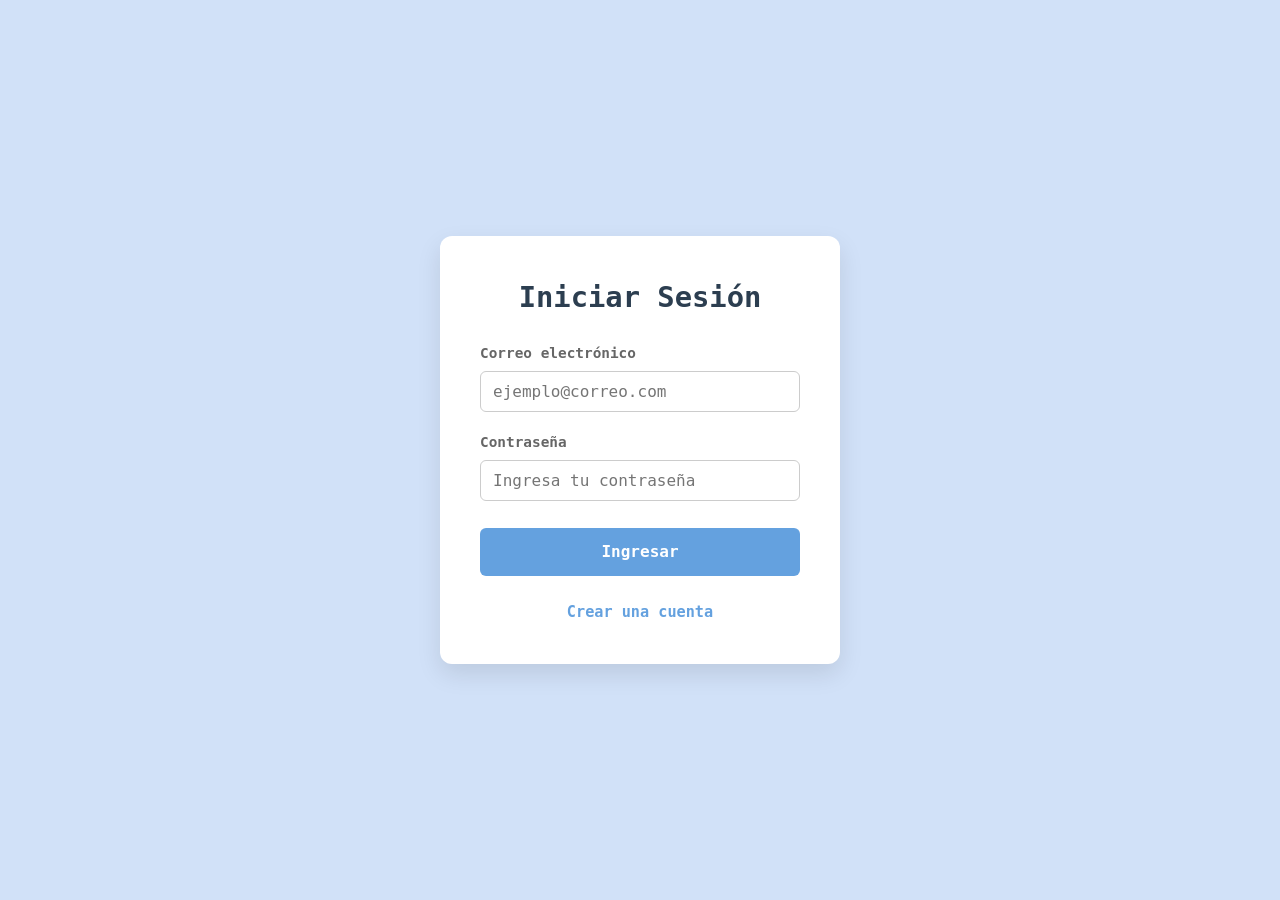
<file: index.html>
<!DOCTYPE html>
<html lang="es">
<head>
    <meta charset="UTF-8">
    <meta name="viewport" content="width=device-width, initial-scale=1.0">
    <title>Login de Usuarios</title>
    <link rel="stylesheet" href="../styles/main.css">
</head>
<body>

    <div class="card">
        <h2 class="card-title">Iniciar Sesión</h2>

        <form action="#" method="POST">
            <div class="input-group">
                <label for="email">Correo electrónico</label>
                <input type="email" id="email" name="email" placeholder="ejemplo@correo.com" required>
            </div>

            <div class="input-group">
                <label for="password">Contraseña</label>
                <input type="password" id="password" name="password" placeholder="Ingresa tu contraseña" required>
            </div>

          <a href="./views/Panel.html" class="btn-primary" style="text-decoration: none; display: inline-block; text-align: center;">
    Ingresar
</a>
        </form>

        <div class="link-container">
            <a href="./views/registro.html">Crear una cuenta </a>
        </div>
    </div>

</body>
</html>
</file>
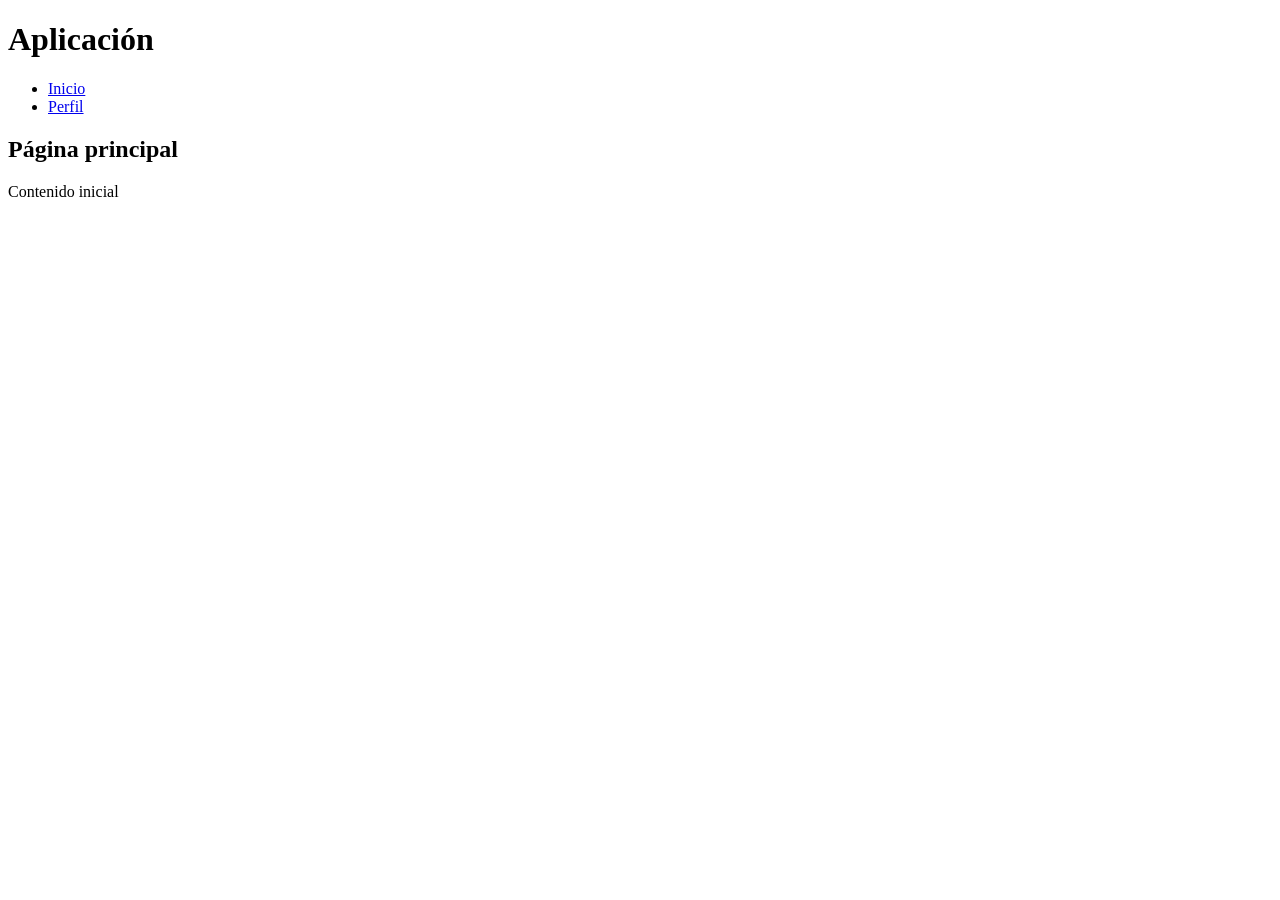
<file: .github/ISSUE_TEMPLATE/index.html>
<!DOCTYPE html>
<html lang="es">
<head>
    <meta charset="UTF-8">
    <title>Inicio</title>
</head>
<body>

    <header>
        <h1>Aplicación</h1>
    </header>

    <nav>
        <ul>
            <li><a href="#">Inicio</a></li>
            <li><a href="#">Perfil</a></li>
        </ul>
    </nav>

    <main>
        <section>
            <h2>Página principal</h2>
            <p>Contenido inicial</p>
        </section>
    </main>

</body>
</html>
</file>
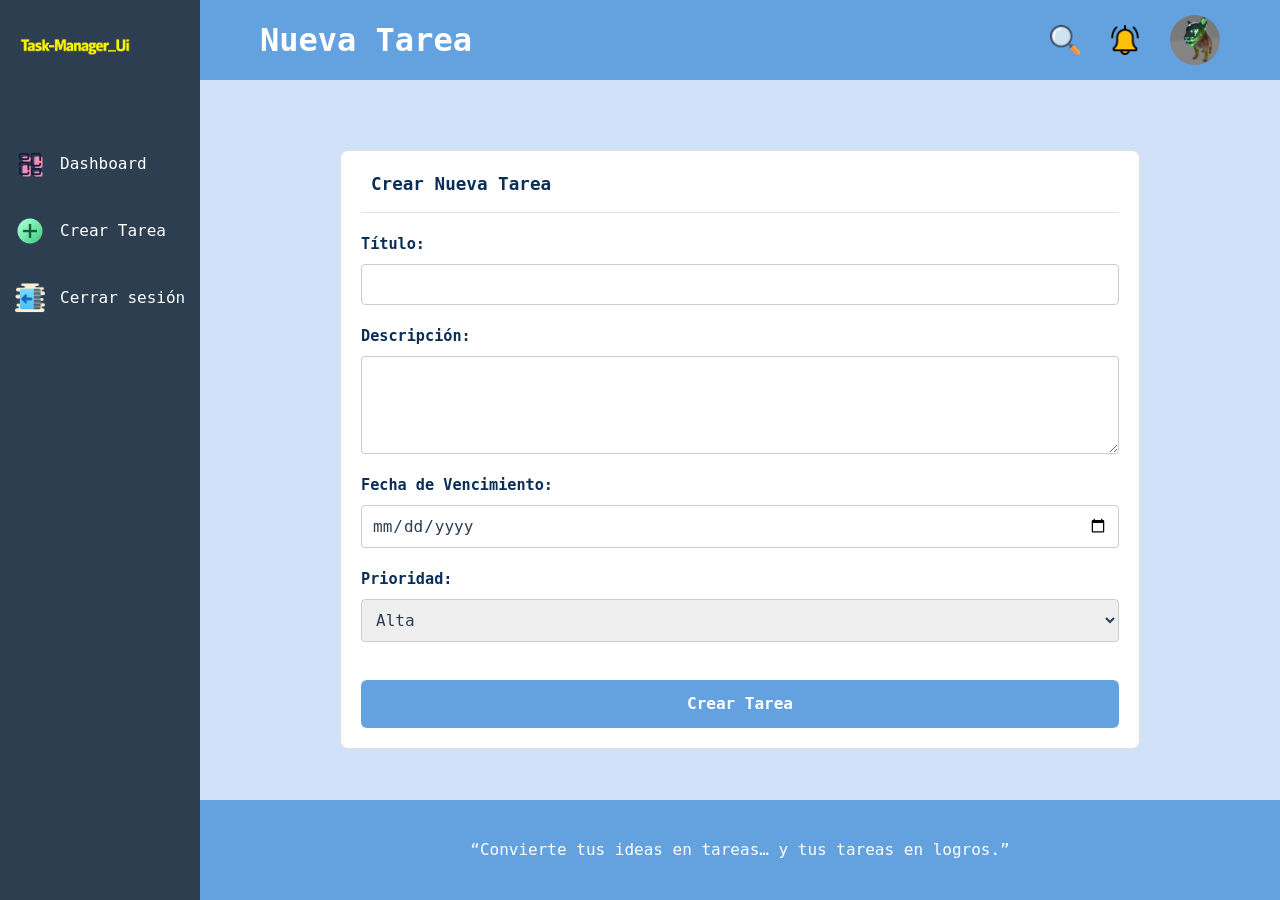
<file: views/crear_tarea.html>
<!DOCTYPE html>
<html lang="es">
<head>
    <meta charset="UTF-8">
    <meta name="viewport" content="width=device-width, initial-scale=1.0">
    <link rel="stylesheet" href="../styles/main.css">
    <title>Crear Tarea - Task Manager UI</title>
</head>

<body>

    <div id="grid">
        <header class="header">
            <div class="header__title"><h1>Nueva Tarea</h1></div>
            <div class="header__icons">
                <div class="header__search"></div>
                <div class="header__bell"></div>
                <div class="header__avatar"></div>
            </div>
        </header>

        <aside class="aside">
            <div class="aside__logo"></div>
            <nav class="aside__nav">
                <ul class="aside__list">
                    <li class="aside__item aside__dasboard">
                        <div class="aside__img--dashboard"></div>
                        <a class="aside__link" href="Panel.html">Dashboard</a>
                    </li>
                    <li class="aside__item aside__crear_tarea">
                        <div class="aside__img--crear_tarea"></div>
                        <a class="aside__link" href="crear_tarea.html">Crear Tarea</a>
                    </li>
                    <li class="aside__item aside__cerrar_sesion">
                        <div class="aside__img--cerrar_sesion"></div>
                        <a class="aside__link" href="../index.html">Cerrar sesión</a>
                    </li>
                </ul>
            </nav>
        </aside>
  
        <main class="dashboard">
            <div class="form-container">
                <div class="form-header">
                    <a href="Panel.html" class="btn-back"><span></span> Crear Nueva Tarea</a>
                </div>

                <form action="#" method="POST" class="task-form">
                    
                    <div class="form-group">
                        <label for="titulo">Título:</label>
                        <input type="text" id="titulo" name="titulo" required>
                    </div>

                    <div class="form-group">
                        <label for="descripcion">Descripción:</label>
                        <textarea id="descripcion" name="descripcion" rows="4" required></textarea>
                    </div>

                    <div class="form-group">
                        <label for="fecha">Fecha de Vencimiento:</label>
                        <input type="date" id="fecha" name="fecha" required>
                    </div>

                    <div class="form-group">
                        <label for="prioridad">Prioridad:</label>
                        <select id="prioridad" name="prioridad" required>
                            <option value="alta">Alta</option>
                            <option value="media">Media</option>
                            <option value="baja">Baja</option>
                        </select>
                    </div>

                    <div class="form-footer">
                        <a href="./Panel.html" class="btn-primary" style="text-decoration: none; display: inline-block; text-align: center;">Crear Tarea</a>
                    </div>
                </form>
            </div>
        </main>

        <footer class="footer">
            <p class="footer_message">“Convierte tus ideas en tareas… y tus tareas en logros.”</p>
        </footer>
    </div>

</body>
</html>
</file>
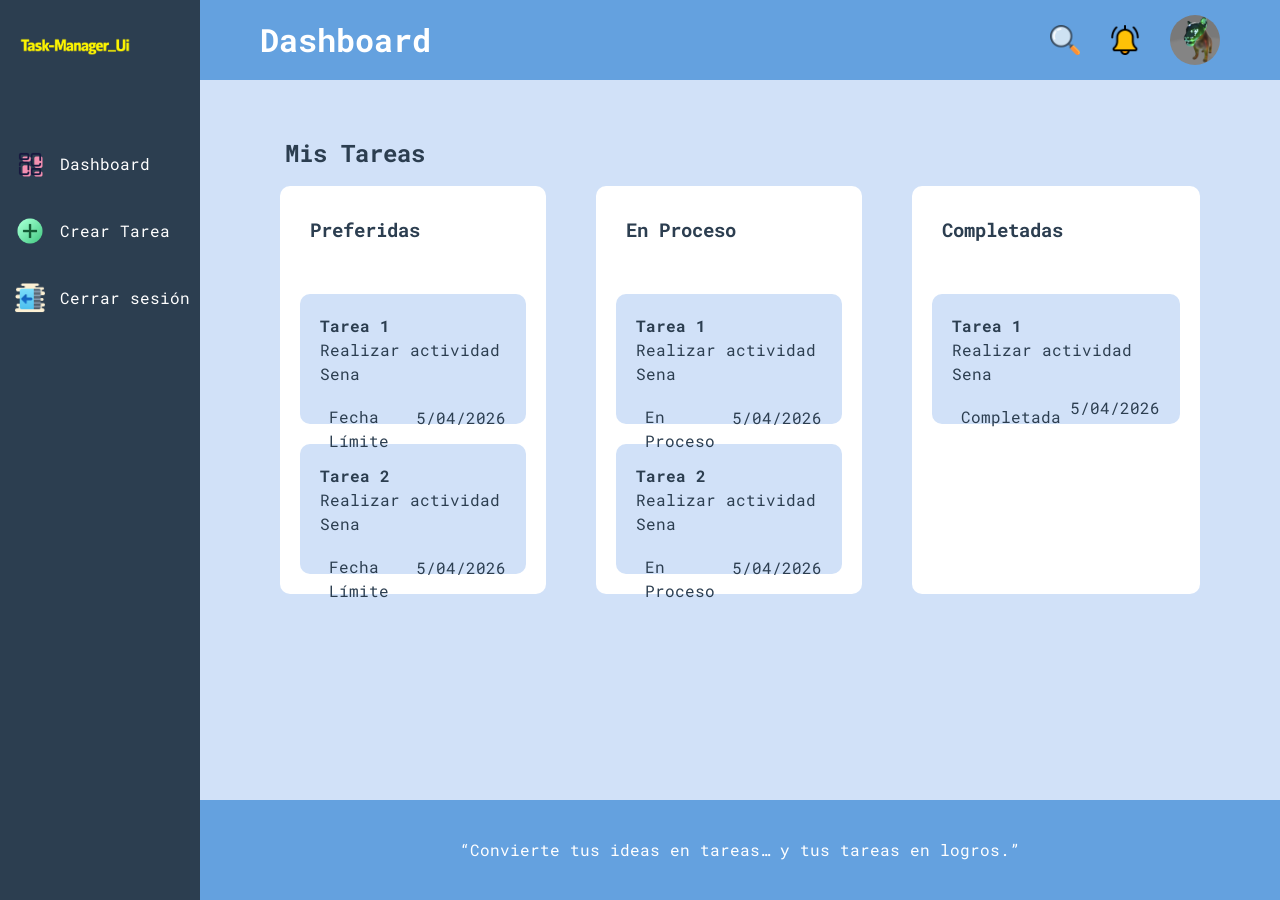
<file: views/Panel.html>
<!DOCTYPE html>
<html lang="es">
<head>
    <meta charset="UTF-8">
    <meta name="viewport" content="width=device-width, initial-scale=1.0">
    <link rel="stylesheet" href="../styles/main.css">
    <link rel="preconnect" href="https://fonts.googleapis.com">
<link rel="preconnect" href="https://fonts.gstatic.com" crossorigin>
<link href="https://fonts.googleapis.com/css2?family=Roboto+Mono:ital,wght@0,100..700;1,100..700&display=swap" rel="stylesheet">
    <title>Task-Manager-Ui</title>
</head>

<body>

    <div id="grid">
    <header class="header">
        <div class="header__title"><h1>Dashboard</h1></div>
        <div class="header__icons">
        <div class="header__search"></div>
        <div class="header__bell"></div>
        <div class="header__avatar"></div>
        </div>
    </header>

<aside class="aside">
    <div class="aside__logo"></div>
    <nav class="aside__nav">
        <ul class="aside__list">
            <li class="aside__item aside__dasboard">
                <div class =aside__img--dashboard>

                </div>
                <a class="aside__link " href="Panel.html">Dashboard</a>
            </li>
            <li class="aside__item aside__crear_tarea">
                <div class =aside__img--crear_tarea>

                </div>
                <a class="aside__link " href="crear_tarea.html">Crear Tarea</a>
            </li>
            <li class="aside__item aside__cerrar_sesion">
                <div class =aside__img--cerrar_sesion>

                </div>
                <a class="aside__link " href="../index.html">Cerrar sesión</a>
            </li>
        </ul>
    </nav>
</aside>
  

    <main class="dashboard">
        <section class ="dashboard__header">
            <h1 class ="dashboard__title">Mis Tareas</h1>
            
        </section>

        <div class="board">

    <div class="board__column board__column--preferidas">
        <div class="board__title">
            <h3>Preferidas</h3>
        </div>

    <a href="tarea_detalle.html" class="board__task">
    <h4 class="board__task-title">Tarea 1</h4>
    <p class="board__task-description">Realizar actividad Sena</p>
    <div class="board__task-footer">
        <div class="board__task-estado">
            <p>Fecha Límite</p>
        </div>
        <p class="board__task-fecha">5/04/2026</p>
    </div>
</a>

        <div class="board__task">
            <h4 class="board__task-title">Tarea 2</h4>
            <p class="board__task-description">Realizar actividad Sena</p>
            <div class="board__task-footer">
                <div class="board__task-estado">
                    <p>Fecha Límite</p>
                </div>
                <p class="board__task-fecha">5/04/2026</p>
            </div>
        </div>
    </div>

    
    <div class="board__column board__column--proceso">
        <div class="board__title">
            <h3>En Proceso</h3>
        </div>

        <div class="board__task">
            <h4 class="board__task-title">Tarea 1</h4>
            <p class="board__task-description">Realizar actividad Sena</p>
            <div class="board__task-footer">
                <div class="board__task-estado">
                    <p>En Proceso</p>
                </div>
                <p class="board__task-fecha">5/04/2026</p>
            </div>
        </div>

        <div class="board__task">
            <h4 class="board__task-title">Tarea 2</h4>
            <p class="board__task-description">Realizar actividad Sena</p>
            <div class="board__task-footer">
                <div class="board__task-estado">
                    <p>En Proceso</p>
                </div>
                <p class="board__task-fecha">5/04/2026</p>
            </div>
        </div>
    </div>

    
    <div class="board__column board__column--terminadas">
        <div class="board__title">
            <h3>Completadas</h3>
        </div>

        <div class="board__task">
            <h4 class="board__task-title">Tarea 1</h4>
            <p class="board__task-description">Realizar actividad Sena</p>
            <div class="board__task-footer">
                <div class="board__task-estado">
                    <p>Completada</p>
                </div>
                <p>5/04/2026</p>
            </div>
        </div>
    </div>

</div>

    
    </main>

    <footer class="footer">
        <p class="footer_message">“Convierte tus ideas en tareas… y tus tareas en logros.”</p>
    </footer>
</div>
</body>
</html>
</file>
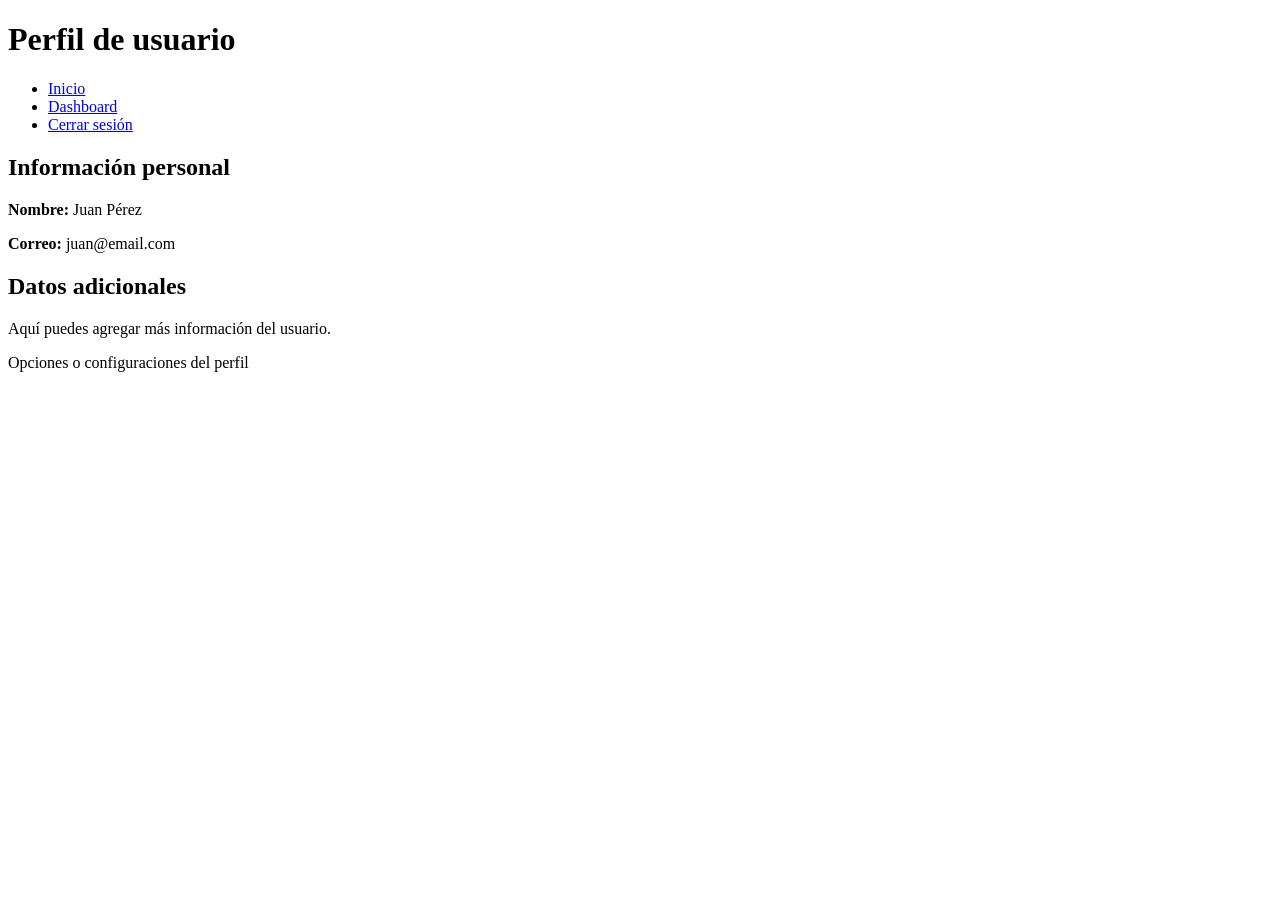
<file: views/Perfil.html>
<!DOCTYPE html>
<html lang="es">
<head>
    <meta charset="UTF-8">
    <title>Perfil</title>
</head>
<body>

    <header>
        <h1>Perfil de usuario</h1>
    </header>

    <nav>
        <ul>
            <li><a href="index.html">Inicio</a></li>
            <li><a href="dashboard.html">Dashboard</a></li>
            <li><a href="login.html">Cerrar sesión</a></li>
        </ul>
    </nav>

    <main>
        <section>
            <h2>Información personal</h2>
            <p><strong>Nombre:</strong> Juan Pérez</p>
            <p><strong>Correo:</strong> juan@email.com</p>
        </section>

        <section>
            <h2>Datos adicionales</h2>
            <p>Aquí puedes agregar más información del usuario.</p>
        </section>
    </main>

    <aside>
        <p>Opciones o configuraciones del perfil</p>
    </aside>
  
</body>
</html>
</file>
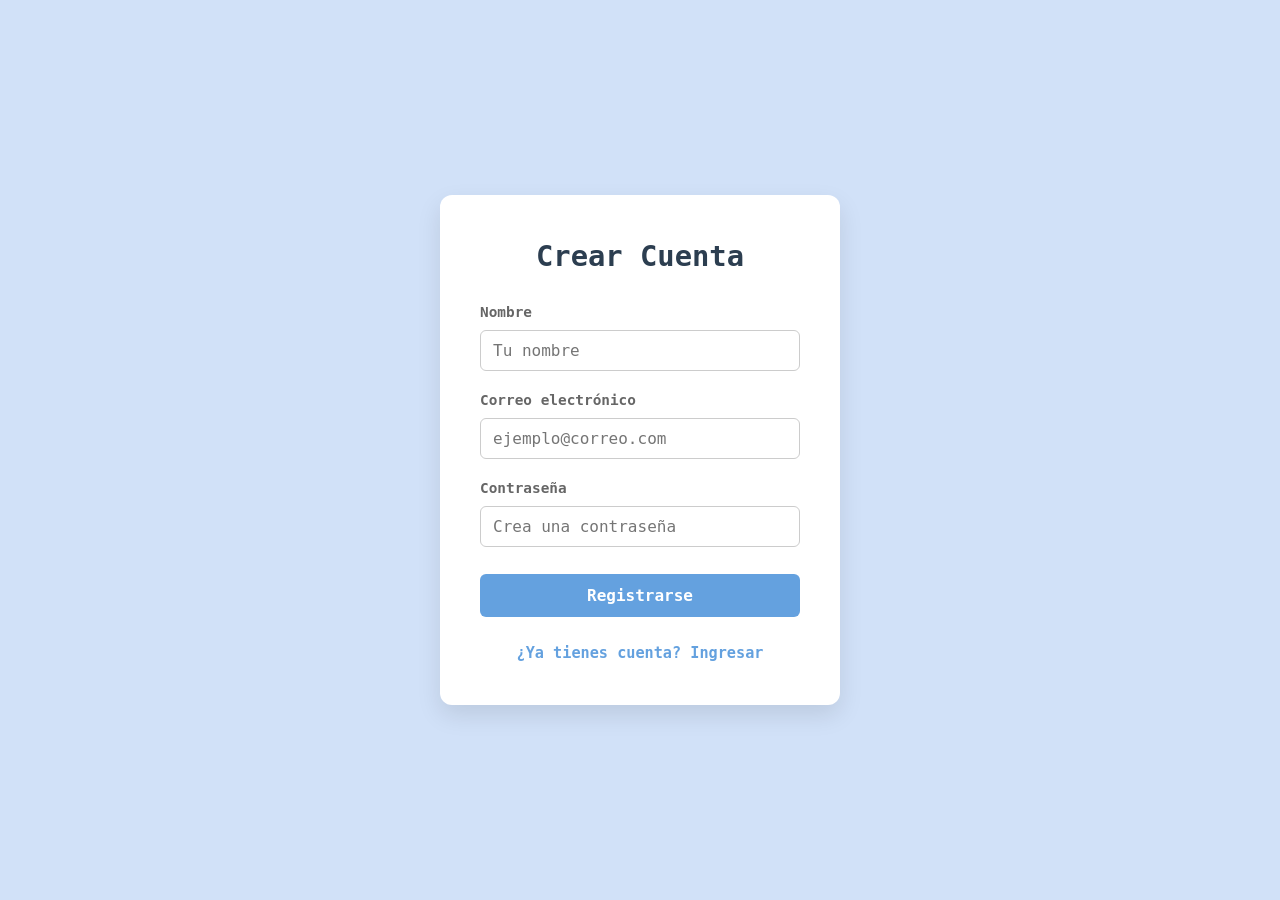
<file: views/registro.html>
<!DOCTYPE html>
<html lang="es">
<head>
    <meta charset="UTF-8">
    <meta name="viewport" content="width=device-width, initial-scale=1.0">
    <title>Registro de Usuarios</title>
    <link rel="stylesheet" href="../styles/main.css">
</head>
<body>

    <div class="card">
        <h2 class="card-title">Crear Cuenta</h2>

        <form action="#" method="POST">
            <div class="input-group">
                <label for="nombre">Nombre</label>
                <input type="text" id="nombre" name="nombre" placeholder="Tu nombre" required>
            </div>

            <div class="input-group">
                <label for="email">Correo electrónico</label>
                <input type="email" id="email" name="email" placeholder="ejemplo@correo.com" required>
            </div>

            <div class="input-group">
                <label for="password">Contraseña</label>
                <input type="password" id="password" name="password" placeholder="Crea una contraseña" required>
            </div>

            <button type="submit" class="btn-primary">Registrarse</button>
        </form>

        <div class="link-container">
            <a href="../index.html">¿Ya tienes cuenta? Ingresar</a>
        </div>
    </div>

</body>
</html>
</file>
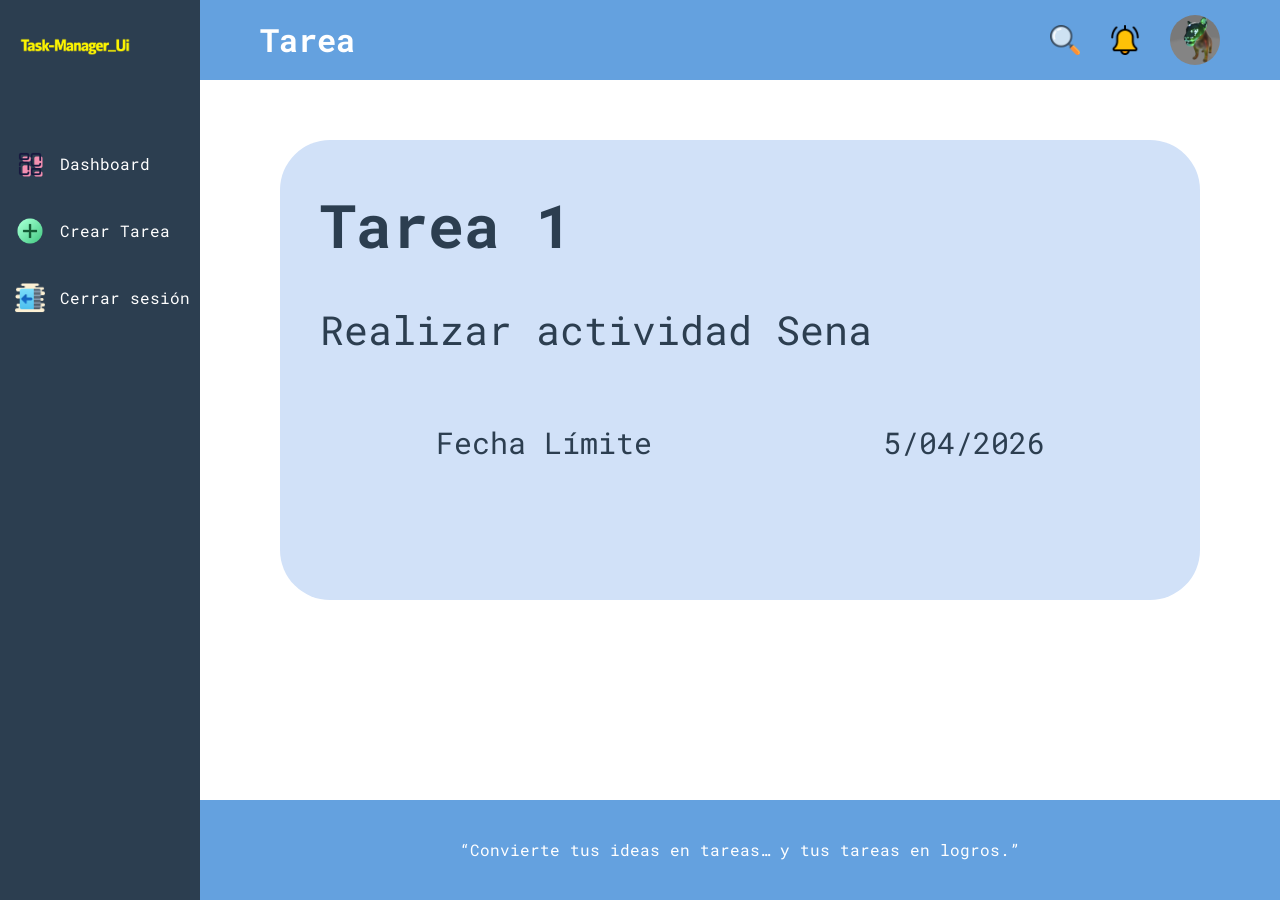
<file: views/tarea_detalle.html>
<!DOCTYPE html>
<html lang="es">
<head>
    <meta charset="UTF-8">
    <meta name="viewport" content="width=device-width, initial-scale=1.0">
    <link rel="stylesheet" href="../styles/main.css">
    <link rel="preconnect" href="https://fonts.googleapis.com">
<link rel="preconnect" href="https://fonts.gstatic.com" crossorigin>
<link href="https://fonts.googleapis.com/css2?family=Roboto+Mono:ital,wght@0,100..700;1,100..700&display=swap" rel="stylesheet">
    <title>Task-Manager-Ui</title>
</head>

<body class="body__detalle">

    <div id="grid">
    <header class="header">
        <div class="header__title"><h1>Tarea</h1></div>
        <div class="header__icons">
        <div class="header__search"></div>
        <div class="header__bell"></div>
        <div class="header__avatar"></div>
        </div>
    </header>

<aside class="aside">
    <div class="aside__logo"></div>
    <nav class="aside__nav">
        <ul class="aside__list">
            <li class="aside__item aside__dasboard">
                <div class =aside__img--dashboard>

                </div>
                <a class="aside__link " href="Panel.html">Dashboard</a>
            </li>
            <li class="aside__item aside__crear_tarea">
                <div class =aside__img--crear_tarea>

                </div>
                <a class="aside__link " href="crear_tarea.html">Crear Tarea</a>
            </li>
            <li class="aside__item aside__cerrar_sesion">
                <div class =aside__img--cerrar_sesion>

                </div>
                <a class="aside__link " href="login.html">Cerrar sesión</a>
            </li>
        </ul>
    </nav>
</aside>
  

    <main class="dashboard">
       

        <div class="board-tarea_detalle">

  <h4 class="board__task-detail-title">Tarea 1</h4>
            <p class="board__task-detail-description">Realizar actividad Sena</p>
              <div class="board__task-footer">
                <div class="board__task-detail-estado">
                    <p>Fecha Límite</p>
                </div>
                <p class="board__task-detail-fecha">5/04/2026</p>
            
    </div>
    </div>

    </main>

    <footer class="footer">
        <p class="footer_message">“Convierte tus ideas en tareas… y tus tareas en logros.”</p>
    </footer>
</div>
</body>
</html>
</file>
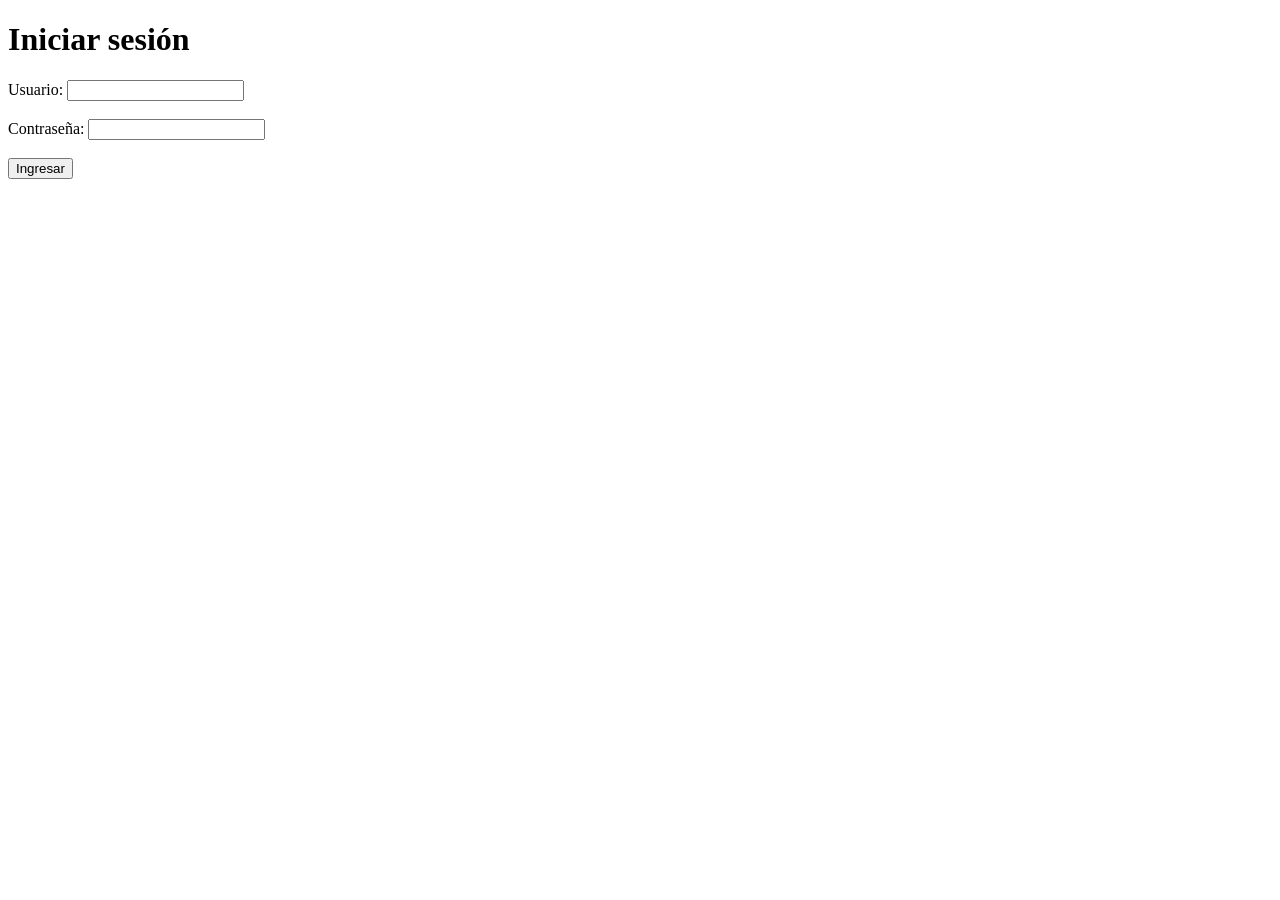
<file: .github/ISSUE_TEMPLATE/login.html>
<!DOCTYPE html>
<html lang="es">
<head>
    <meta charset="UTF-8">
    <title>Iniciar sesión</title>
</head>
<body>

    <header>
        <h1>Iniciar sesión</h1>
    </header>

    <main>
        <section>
            <form>
                <label>Usuario:</label>
                <input type="text"><br><br>

                <label>Contraseña:</label>
                <input type="password"><br><br>

                <button>Ingresar</button>
            </form>
        </section>
    </main>

</body>
</html>
</file>
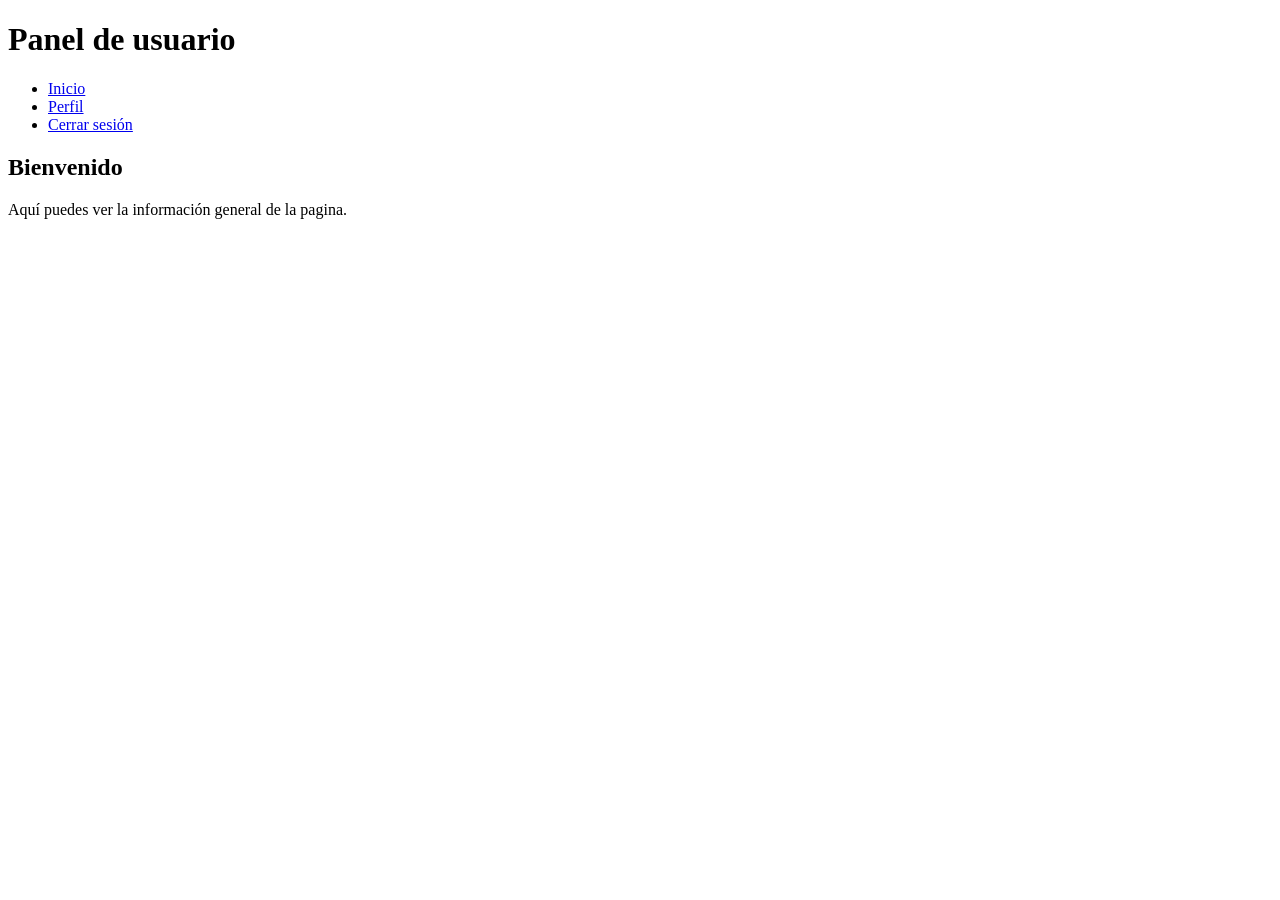
<file: .github/ISSUE_TEMPLATE/Panel.html>
<!DOCTYPE html>
<html lang="es">
<head>
    <meta charset="UTF-8">
    <title>Dashboard</title>
</head>
<body>

    <header>
        <h1>Panel de usuario</h1>
    </header>

     <nav>
        <ul>
            <li><a href="index.html">Inicio</a></li>
            <li><a href="perfil.html">Perfil</a></li>
            <li><a href="login.html">Cerrar sesión</a></li>
        </ul>
    </nav>

    <main>
        <section>
            <h2>Bienvenido</h2>
            <p>Aquí puedes ver la información general de la pagina.</p>
        </section>
    </main>

</body>
</html>
</file>
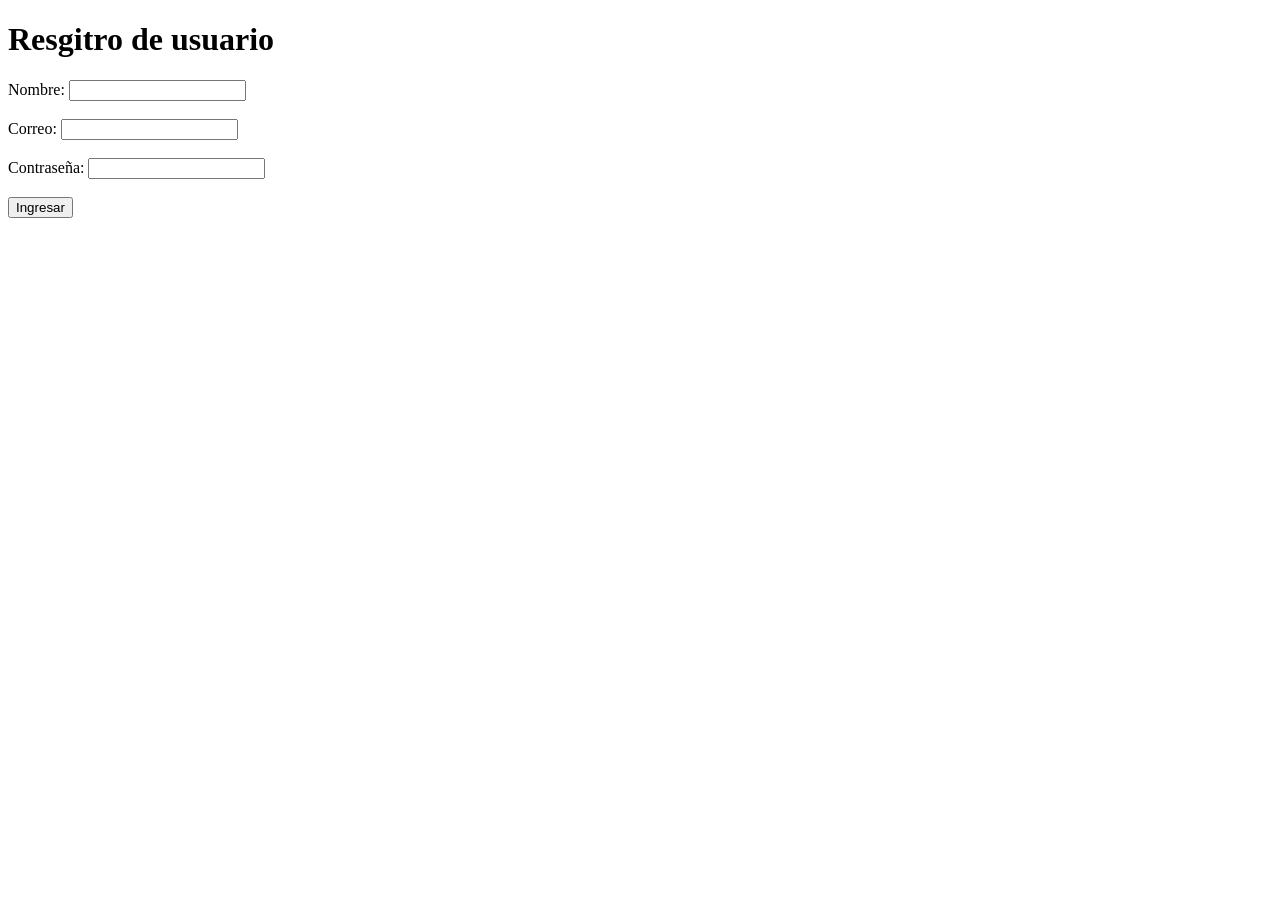
<file: .github/ISSUE_TEMPLATE/registro.html>
<!DOCTYPE html>
<html lang="es">
<head>
    <meta charset="UTF-8">
    <title>Regis1tro</title>
</head>
<body>

    <header>
        <h1>Resgitro de usuario</h1>
    </header>

    <main>
        <section>
            <form>
                <label>Nombre:</label>
                <input type="text"><br><br>

               <label>Correo:</label>
                <input type="e-mail"><br><br>

                <label>Contraseña:</label>
                <input type="password"><br><br>

                <button>Ingresar</button>
            </form>
        </section>
    </main>

</body>
</html>
</file>
<file: styles/main.css>
@import url(../styles/variables.css);
@import url(../styles/panel.css);
@import url(../styles/crear_tarea.css);
@import url(../styles/login.css);
@import url(../styles/tarea_detalle.css);
</file>
